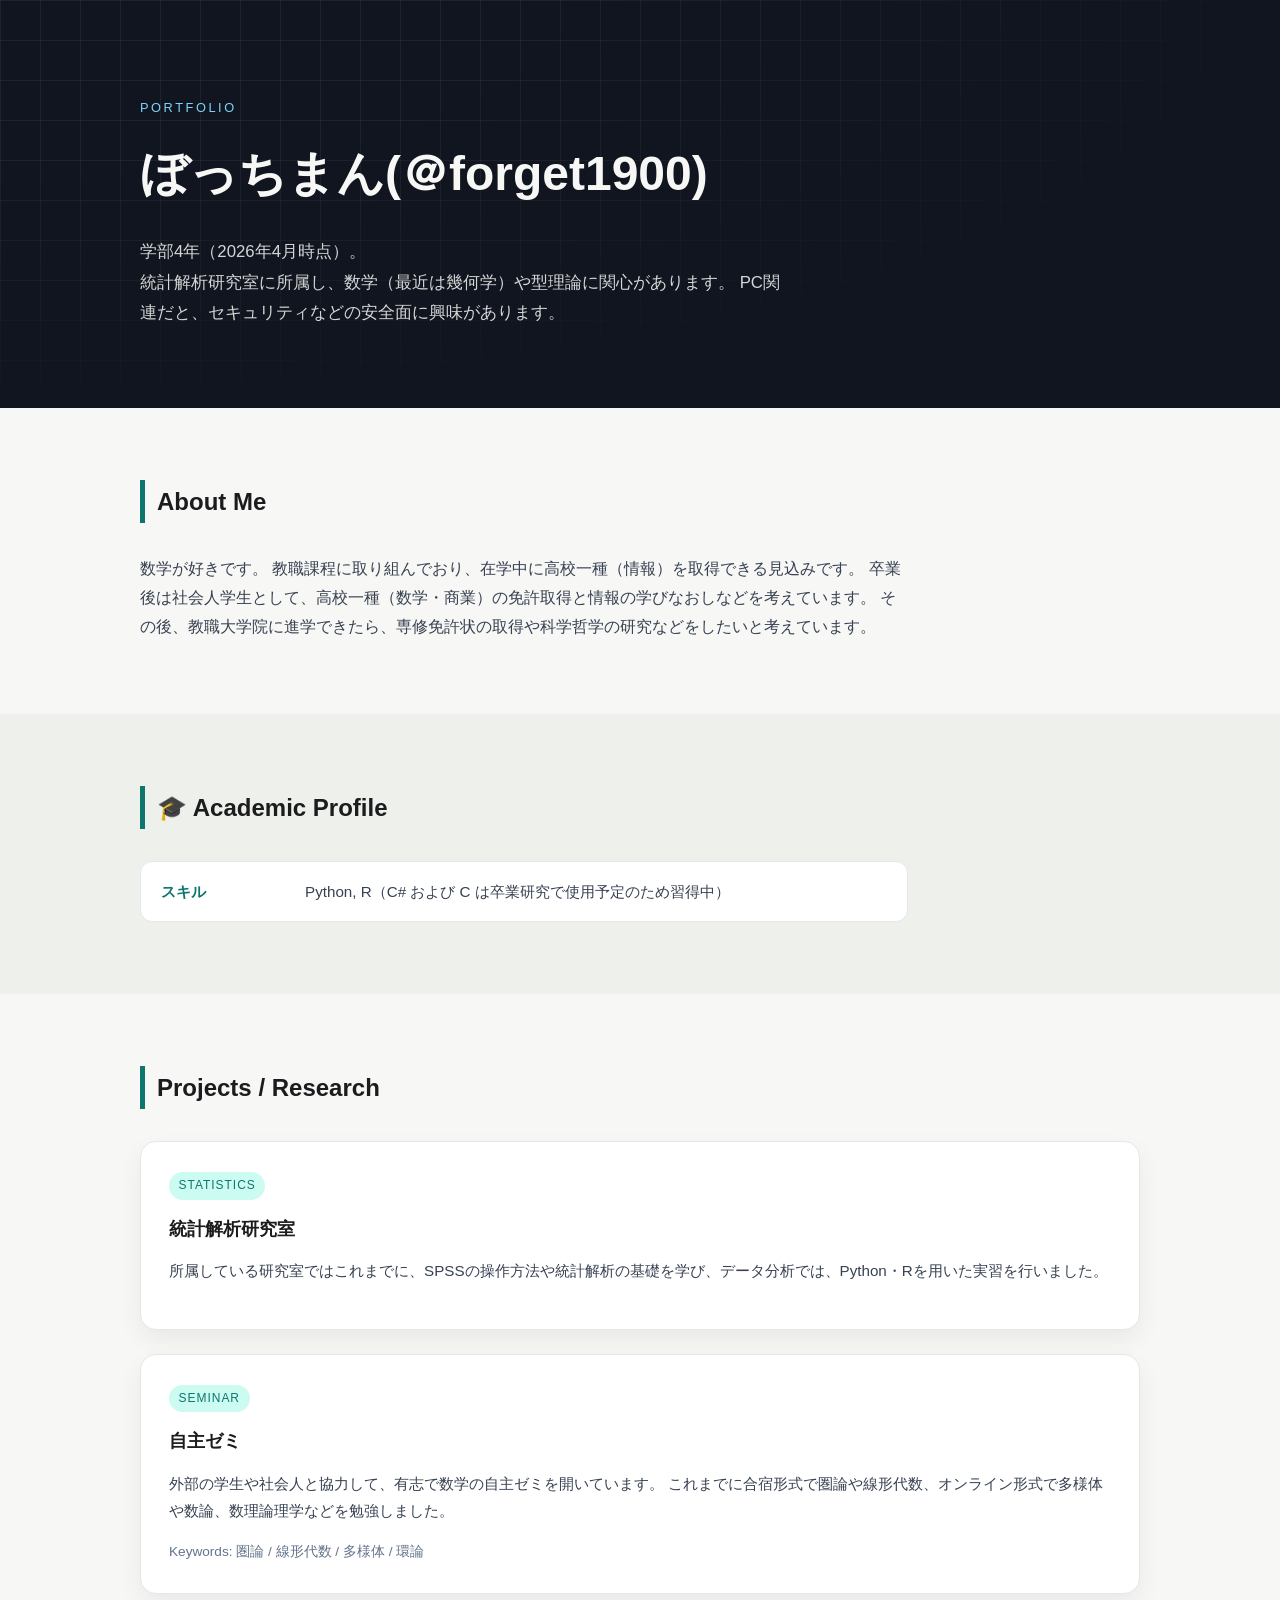
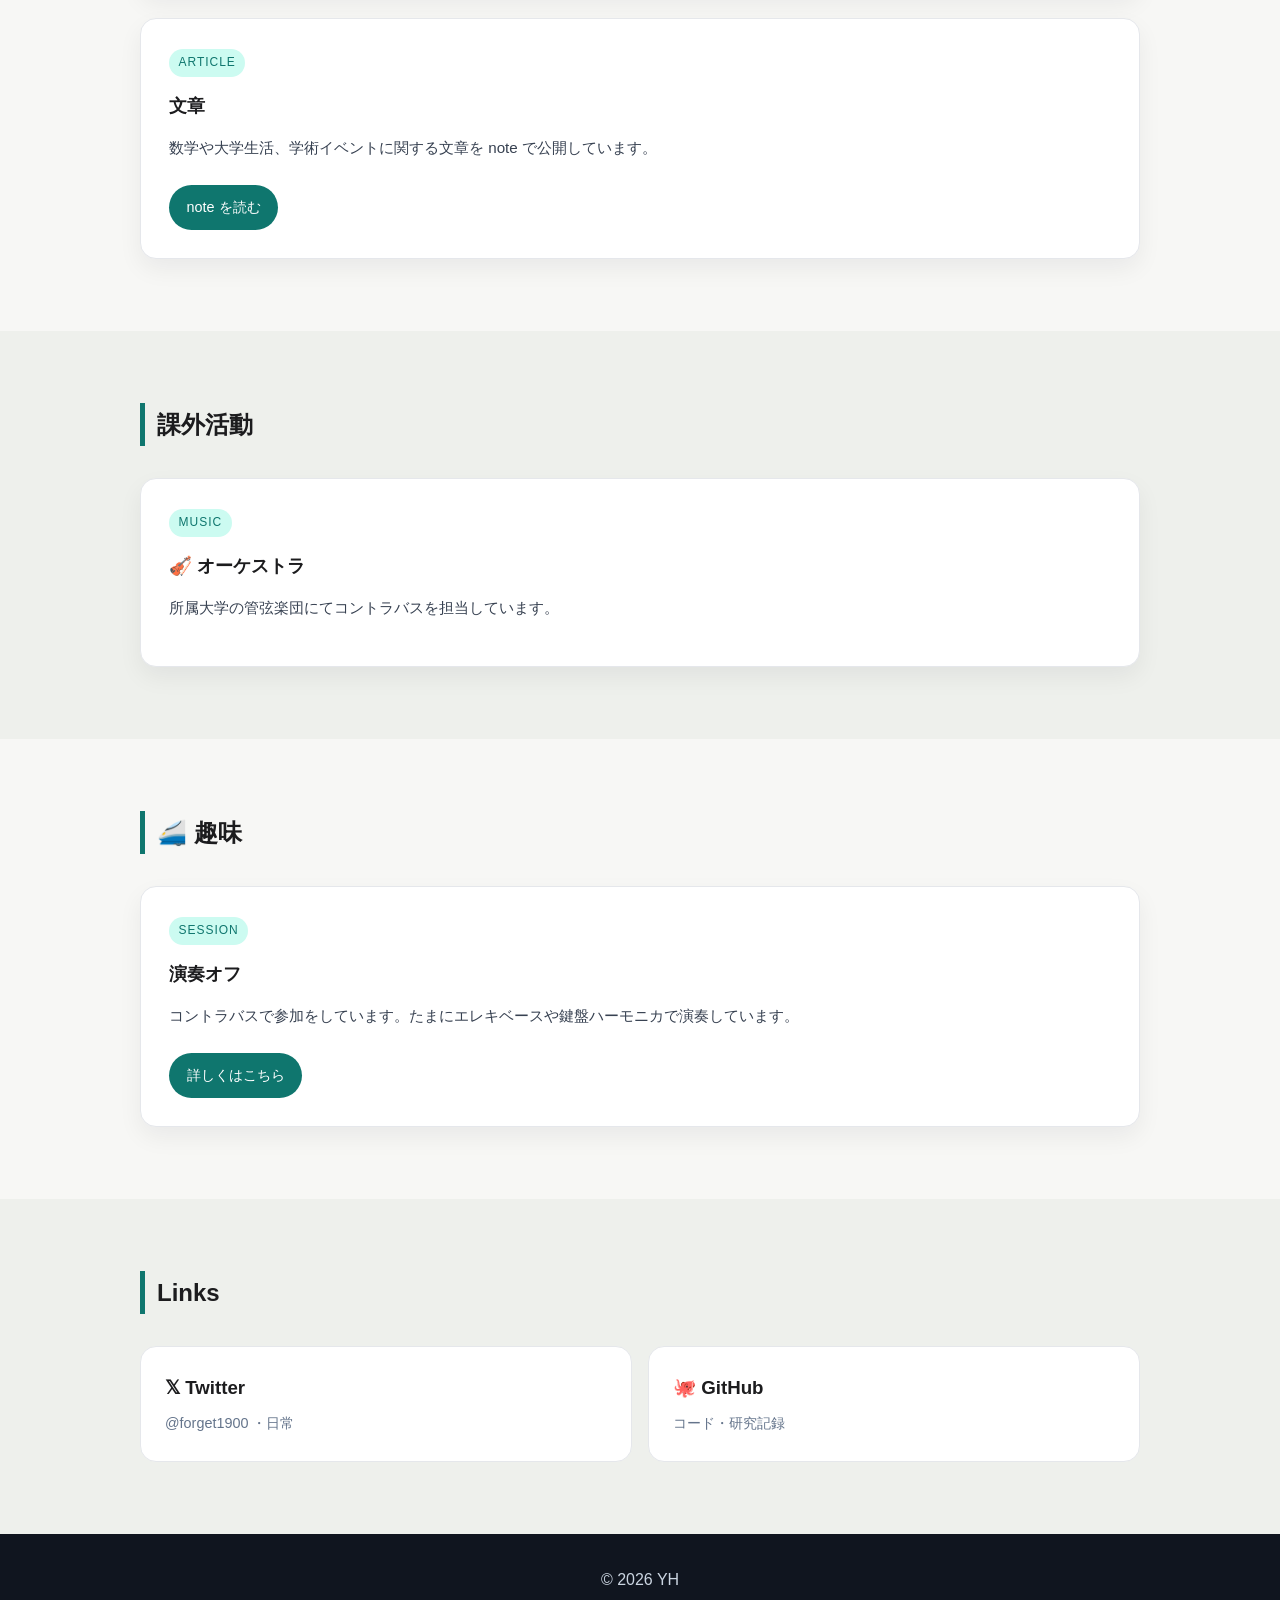
<file: index.html>
<!DOCTYPE html>
<html lang="ja">
<head>
  <meta charset="UTF-8">
  <meta name="viewport" content="width=device-width, initial-scale=1.0">
  <title>ぼっちまん | Portfolio</title>
  <meta name="description" content="数理系の学部4年生 Y.H（ぼっちまん）のポートフォリオ。統計解析・数学・型理論、自主ゼミ、オーケストラ、旅行など。">
  <link rel="stylesheet" href="style.css">
</head>

<body>

  <!-- ===== Hero ===== -->
  <header class="hero">
    <div class="hero-grid"></div>
    <div class="container hero-inner">
      <p class="eyebrow">Portfolio</p>
      <h1>ぼっちまん(＠forget1900)</h1>
      <p class="subtitle">
        学部4年（2026年4月時点）。<br>

        統計解析研究室に所属し、数学（最近は幾何学）や型理論に関心があります。
        PC関連だと、セキュリティなどの安全面に興味があります。<br>
      </p>
    </div>
  </header>

  <main>

    <!-- ===== About ===== -->
    <section class="section fade">
      <div class="container">
        <h2>About Me</h2>
        <p class="about-text">
          数学が好きです。
          教職課程に取り組んでおり、在学中に高校一種（情報）を取得できる見込みです。
          卒業後は社会人学生として、高校一種（数学・商業）の免許取得と情報の学びなおしなどを考えています。
          その後、教職大学院に進学できたら、専修免許状の取得や科学哲学の研究などをしたいと考えています。
        </p>
      </div>
    </section>

    <!-- ===== Academic Profile ===== -->
    <section class="section section-alt fade">
      <div class="container">
        <h2>🎓 Academic Profile</h2>
        <dl class="profile-list">
          <div class="profile-row">
            <dt>スキル</dt>
            <dd>Python, R（C# および C は卒業研究で使用予定のため習得中）</dd>
          </div>
        </dl>
      </div>
    </section>

    <!-- ===== Projects / Research ===== -->
    <section class="section fade">
      <div class="container">
        <h2>Projects / Research</h2>

        <div class="cards">

          <!-- 統計解析 -->
          <div class="card">
            <p class="tag">Statistics</p>
            <h3>統計解析研究室</h3>
            <p class="abstract">
              所属している研究室ではこれまでに、SPSSの操作方法や統計解析の基礎を学び、データ分析では、Python・Rを用いた実習を行いました。
            </p>
          </div>

          <!-- 自主ゼミ -->
          <div class="card">
            <p class="tag">Seminar</p>
            <h3>自主ゼミ</h3>
            <p class="abstract">
              外部の学生や社会人と協力して、有志で数学の自主ゼミを開いています。
              これまでに合宿形式で圏論や線形代数、オンライン形式で多様体や数論、数理論理学などを勉強しました。
            </p>
            <p class="meta">
              Keywords: 圏論 / 線形代数 / 多様体 / 環論
            </p>
          </div>

          <!-- 技術記事 -->
          <div class="card">
            <p class="tag">Article</p>
            <h3>文章</h3>
            <p class="abstract">
              数学や大学生活、学術イベントに関する文章を note で公開しています。
            </p>
            <a href="https://note.com/bocchman"
               target="_blank" rel="noopener" class="button">
              note を読む
            </a>
          </div>

        </div>
      </div>
    </section>

    <!-- ===== 課外活動 ===== -->
    <section class="section section-alt fade">
      <div class="container">
        <h2>課外活動</h2>

        <div class="cards">

          <div class="card">
            <p class="tag">Music</p>
            <h3>🎻 オーケストラ</h3>
            <p class="abstract">
              所属大学の管弦楽団にてコントラバスを担当しています。
            </p>
          </div>

        </div>
      </div>
    </section>

    <!-- ===== 趣味 ===== -->
    <section class="section fade">
      <div class="container">
        <h2>🚄 趣味</h2>

        <div class="cards">

          <div class="card">
            <p class="tag">Session</p>
            <h3>演奏オフ</h3>
            <p class="abstract">
              コントラバスで参加をしています。たまにエレキベースや鍵盤ハーモニカで演奏しています。

              <p class="card-links">
                <a href="meudao.html" class="button">詳しくはこちら</a>
              </p>
              
            </p>
          </div>

        </div>
      </div>
    </section>

    <!-- ===== Links ===== -->
    <section class="section section-alt fade">
      <div class="container">
        <h2>Links</h2>

        <div class="link-cards">

          <a href="https://x.com/forget1900" target="_blank" rel="noopener" class="link-card">
            <h3>𝕏 Twitter</h3>
            <p>@forget1900 ・日常</p>
          </a>

          <a href="https://github.com/Gninfo" target="_blank" rel="noopener" class="link-card">
            <h3>🐙 GitHub</h3>
            <p>コード・研究記録</p>
          </a>

        </div>

      </div>
    </section>

  </main>

  <footer>
    <p>© 2026 YH</p>
  </footer>

  <!-- アニメーション -->
  <script>
    document.addEventListener("DOMContentLoaded", () => {
      const observer = new IntersectionObserver((entries) => {
        entries.forEach(entry => {
          if (entry.isIntersecting) {
            entry.target.classList.add("show");
          }
        });
      });
      document.querySelectorAll(".fade").forEach(el => observer.observe(el));
    });
  </script>

</body>
</html>
</file>
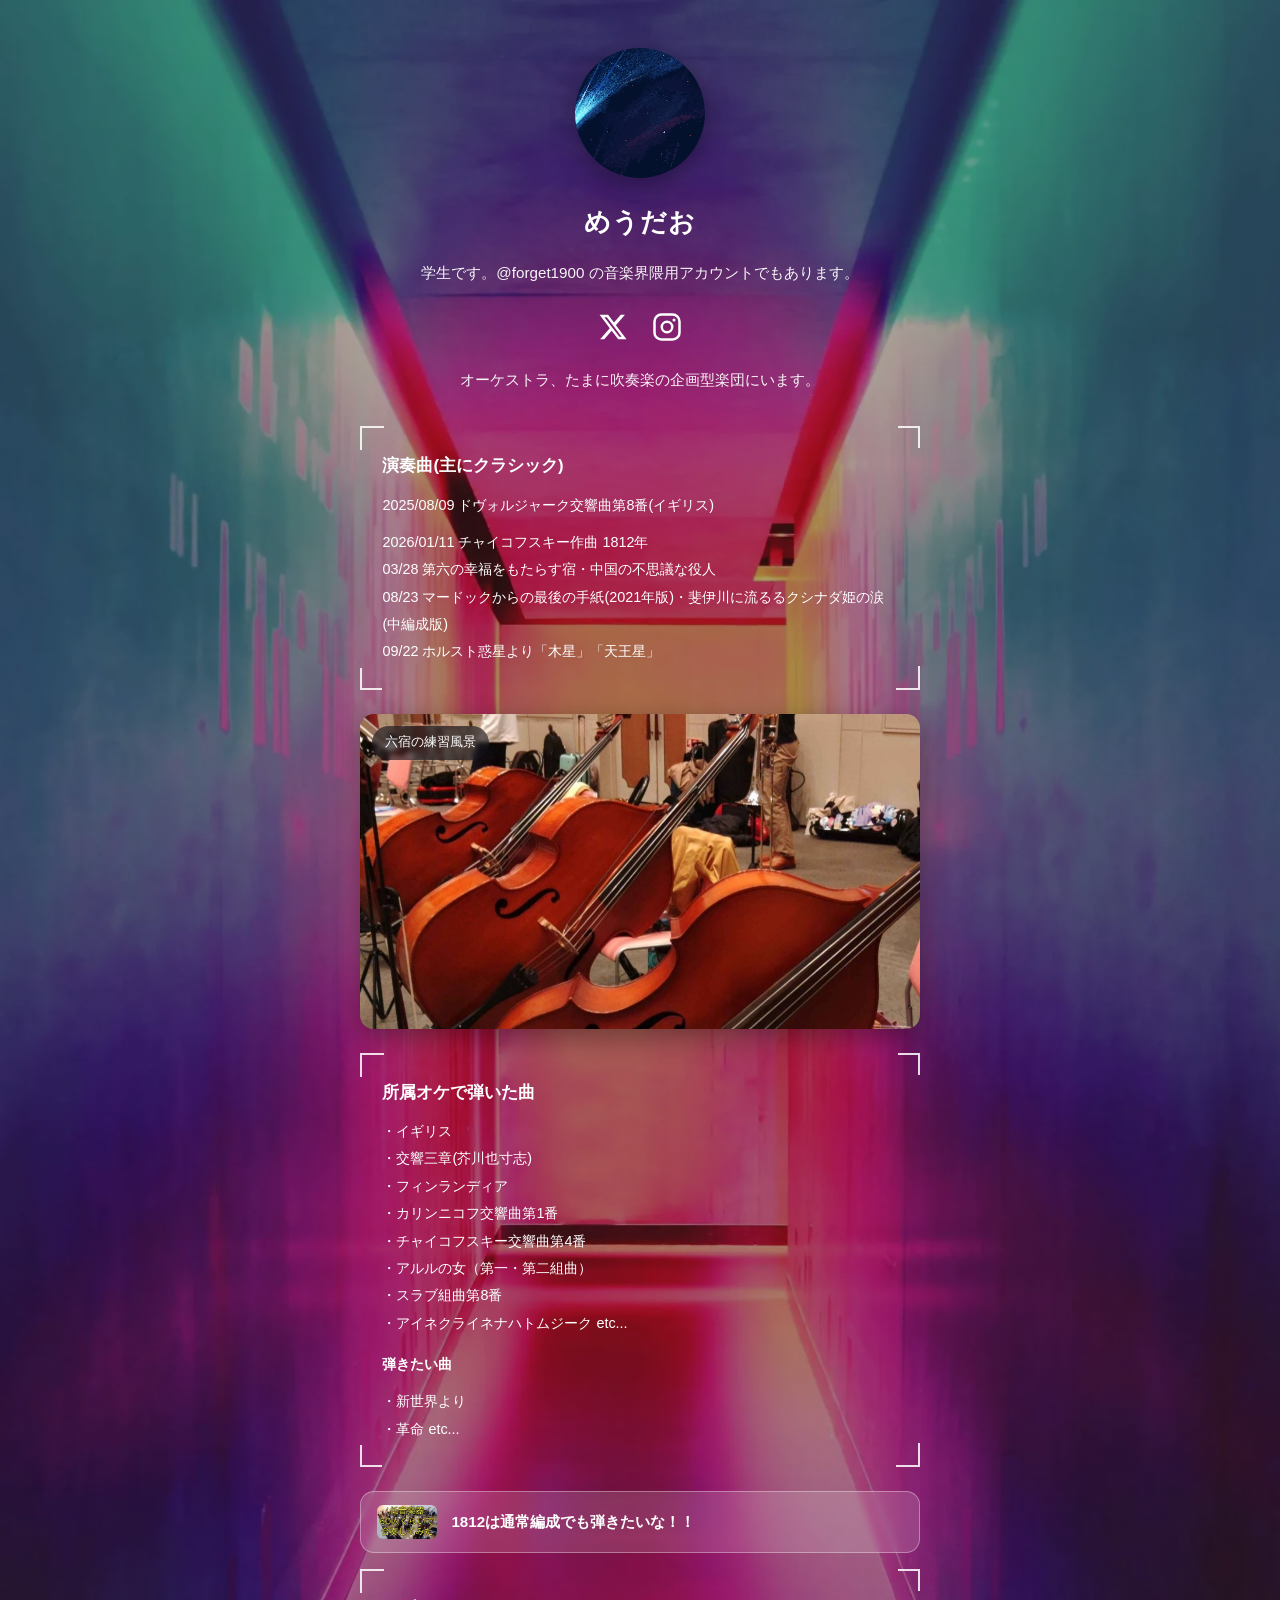
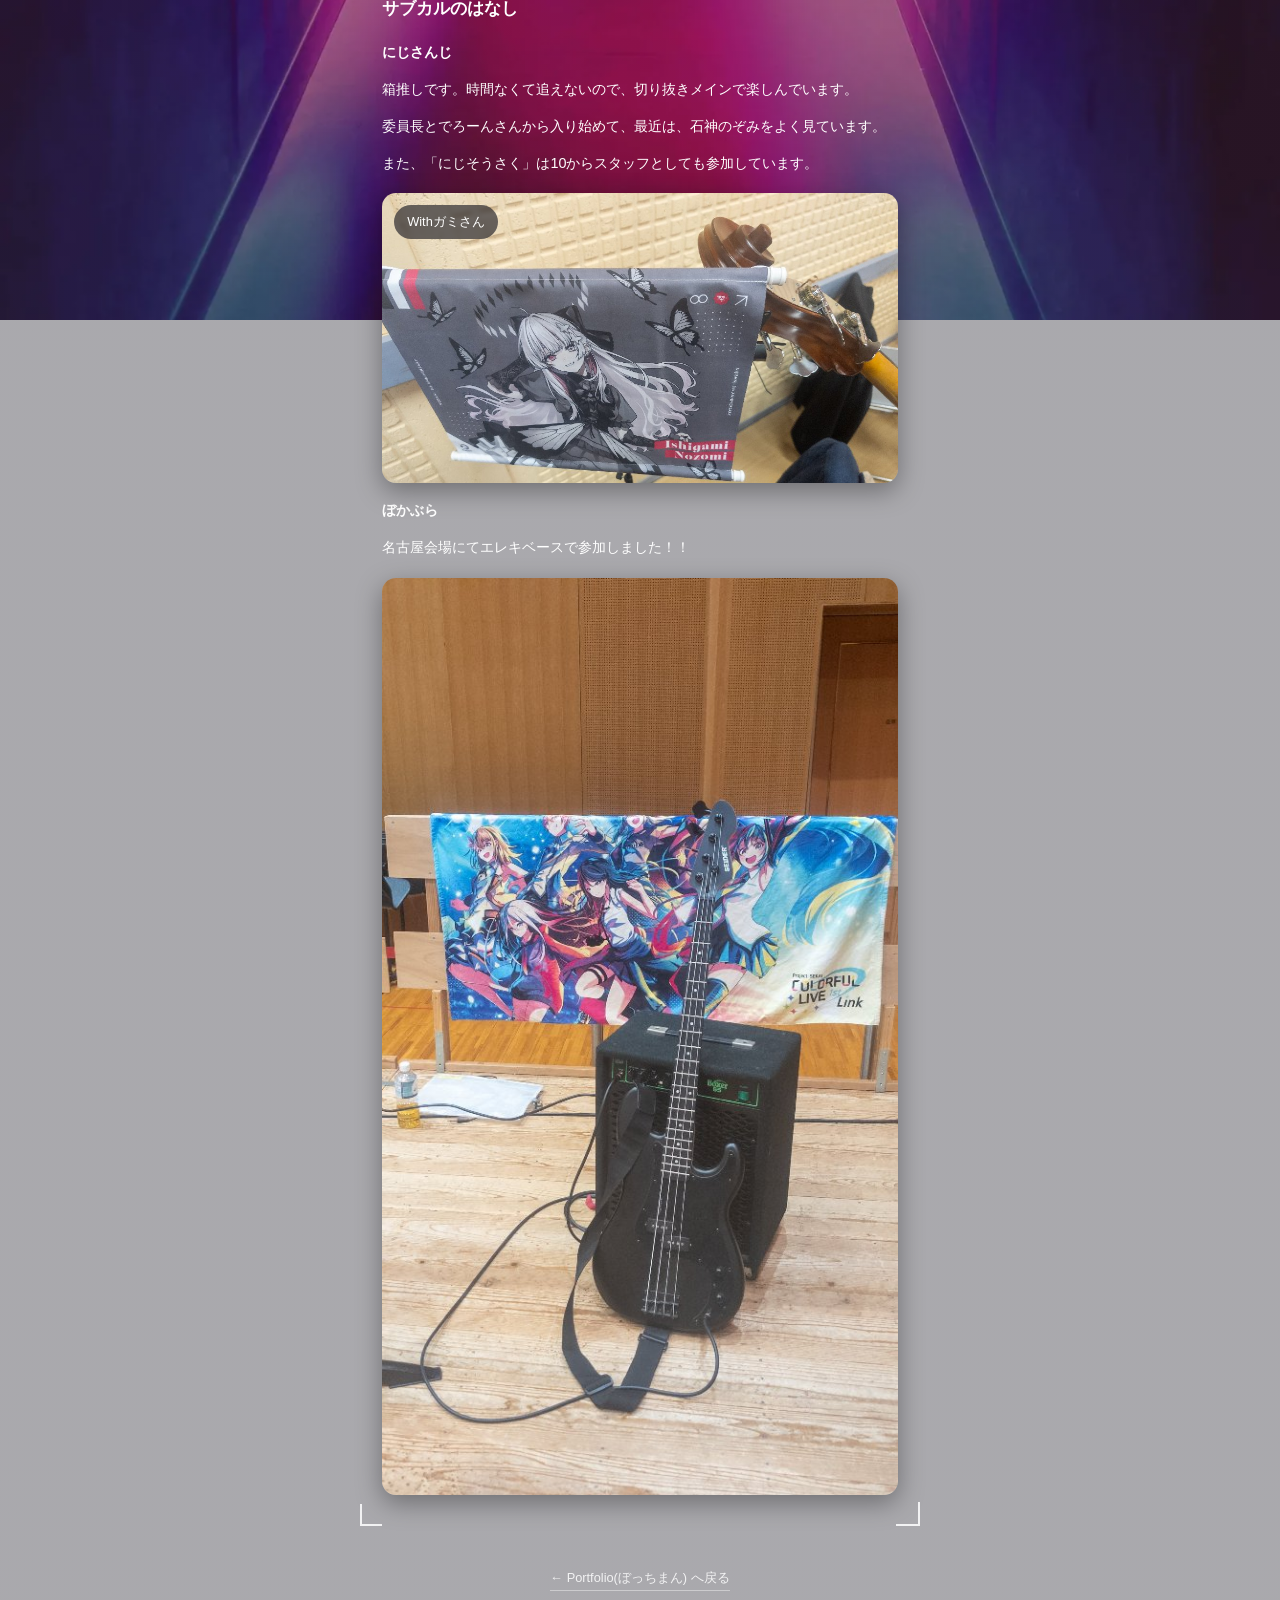
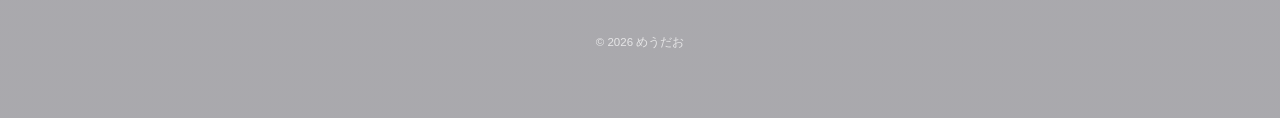
<file: meudao.html>
<!DOCTYPE html>
<html lang="ja">
<head>
  <meta charset="UTF-8">
  <meta name="viewport" content="width=device-width, initial-scale=1.0">
  <title>めうだお</title>
  <meta name="description" content="めうだお — ヲタクです。まだ、学生です。にじさんじと吹奏楽（オケ）が好きです。">
  <style>
    * { box-sizing: border-box; margin: 0; padding: 0; }

    body {
      font-family: "Helvetica Neue", "Hiragino Sans", "Yu Gothic", sans-serif;
      color: #fff;
      line-height: 1.9;
      min-height: 100vh;
      background:
        linear-gradient(rgba(10,8,20,0.35), rgba(10,8,20,0.35)),
        url("images/meudao-bg.webp") center top / cover fixed no-repeat;
    }

    .wrap {
      width: min(560px, 92%);
      margin: 0 auto;
      padding: 3rem 0 4rem;
      text-align: center;
    }

    /* ===== Profile head ===== */
    .avatar {
      width: 130px;
      height: 130px;
      border-radius: 50%;
      object-fit: cover;
      margin: 0 auto 1.25rem;
      display: block;
      box-shadow: 0 6px 24px rgba(0,0,0,0.35);
    }

    .name {
      font-size: 1.6rem;
      font-weight: 700;
      letter-spacing: 0.04em;
      margin-bottom: 0.75rem;
    }

    .bio {
      font-size: 0.95rem;
      opacity: 0.95;
      margin-bottom: 1.5rem;
    }

    .socials {
      display: flex;
      justify-content: center;
      gap: 1.5rem;
      margin-bottom: 1.5rem;
    }

    .socials a {
      color: #fff;
      display: inline-flex;
    }

    .socials svg { width: 30px; height: 30px; }

    .tagline {
      font-size: 0.95rem;
      margin-bottom: 2rem;
      opacity: 0.95;
    }

    /* ===== Framed text box (corner brackets) ===== */
    .frame {
      position: relative;
      text-align: left;
      padding: 1.5rem 1.4rem;
      margin: 0 0 1.5rem;
      font-size: 0.9rem;
    }

    .frame::before,
    .frame::after {
      content: "";
      position: absolute;
      width: 22px;
      height: 22px;
      border: 2px solid rgba(255,255,255,0.85);
    }

    .frame::before { top: 0; left: 0; border-right: none; border-bottom: none; }
    .frame::after  { bottom: 0; right: 0; border-left: none; border-top: none; }

    .frame > span.corner-tr,
    .frame > span.corner-bl {
      position: absolute;
      width: 22px;
      height: 22px;
      border: 2px solid rgba(255,255,255,0.85);
    }
    .frame > span.corner-tr { top: 0; right: 0; border-left: none; border-bottom: none; }
    .frame > span.corner-bl { bottom: 0; left: 0; border-right: none; border-top: none; }

    .frame h2 {
      font-size: 1.05rem;
      font-weight: 700;
      margin-bottom: 0.6rem;
    }

    .frame p { margin: 0 0 0.6rem; }
    .frame p:last-child { margin-bottom: 0; }
    .frame .sub { font-weight: 700; margin-top: 0.9rem; }

    /* ===== Photo cards ===== */
    .photo {
      position: relative;
      margin: 0 0 1.5rem;
      border-radius: 14px;
      overflow: hidden;
      box-shadow: 0 8px 26px rgba(0,0,0,0.35);
    }

    .photo img { width: 100%; display: block; }

    .photo-in-frame { margin: 1rem 0 0.4rem; }

    .photo .label {
      position: absolute;
      top: 12px;
      left: 12px;
      background: rgba(20,20,30,0.62);
      color: #fff;
      font-size: 0.8rem;
      padding: 0.3rem 0.8rem;
      border-radius: 999px;
      backdrop-filter: blur(2px);
    }

    /* ===== Link buttons ===== */
    .link-btn {
      display: flex;
      align-items: center;
      gap: 0.9rem;
      text-decoration: none;
      color: #fff;
      background: rgba(255,255,255,0.14);
      border: 1px solid rgba(255,255,255,0.35);
      border-radius: 14px;
      padding: 0.8rem 1rem;
      margin: 0 0 1rem;
      text-align: left;
      transition: background 0.2s ease, transform 0.2s ease;
      backdrop-filter: blur(3px);
    }

    .link-btn:hover {
      background: rgba(255,255,255,0.24);
      transform: translateY(-2px);
    }

    .link-btn img {
      width: 60px;
      height: 34px;
      object-fit: cover;
      border-radius: 6px;
      flex-shrink: 0;
    }

    .link-btn .lb-title { font-weight: 700; font-size: 0.95rem; }
    .link-btn .lb-sub { font-size: 0.8rem; opacity: 0.85; }

    .link-btn .tags {
      margin-left: auto;
      display: flex;
      gap: 0.4rem;
      flex-wrap: wrap;
      justify-content: flex-end;
    }
    .link-btn .tags span {
      font-size: 0.7rem;
      border: 1px solid rgba(255,255,255,0.5);
      border-radius: 999px;
      padding: 0.1rem 0.55rem;
    }

    .back {
      display: inline-block;
      margin-top: 1rem;
      font-size: 0.8rem;
      color: rgba(255,255,255,0.85);
      text-decoration: none;
      border-bottom: 1px solid rgba(255,255,255,0.4);
    }

    .credit {
      margin-top: 2.5rem;
      font-size: 0.72rem;
      opacity: 0.7;
    }
  </style>
</head>

<body>
  <div class="wrap">

    <!-- ===== Profile ===== -->
    <img class="avatar" src="images/meudao-avatar.png" alt="めうだお">
    <h1 class="name">めうだお</h1>
    <p class="bio">学生です。@forget1900 の音楽界隈用アカウントでもあります。</p>

    <div class="socials">
      <a href="https://x.com/Meu_Dao0000" target="_blank" rel="noopener" aria-label="X (Twitter)">
        <svg viewBox="0 0 24 24" fill="currentColor"><path d="M18.244 2.25h3.308l-7.227 8.26 8.502 11.24H16.17l-5.214-6.817L4.99 21.75H1.68l7.73-8.835L1.254 2.25H8.08l4.713 6.231zm-1.161 17.52h1.833L7.084 4.126H5.117z"/></svg>
      </a>
      <a href="https://www.instagram.com/meudao00?igsh=ODd2cDh5dTFoMWlq" target="_blank" rel="noopener" aria-label="Instagram">
        <svg viewBox="0 0 24 24" fill="none" stroke="currentColor" stroke-width="2"><rect x="2" y="2" width="20" height="20" rx="5.5"/><circle cx="12" cy="12" r="4.2"/><circle cx="17.6" cy="6.4" r="1.2" fill="currentColor" stroke="none"/></svg>
      </a>
    </div>

    <p class="tagline">オーケストラ、たまに吹奏楽の企画型楽団にいます。</p>

    <!-- ===== 参加済み ===== -->
    <div class="frame">
      <span class="corner-tr"></span><span class="corner-bl"></span>
      <h2>演奏曲(主にクラシック)</h2>
      <p>
        2025/08/09 ドヴォルジャーク交響曲第8番(イギリス) <br>
      </p>
      <p>
        2026/01/11 チャイコフスキー作曲 1812年<br>
        03/28 第六の幸福をもたらす宿・中国の不思議な役人<br>
        08/23 マードックからの最後の手紙(2021年版)・斐伊川に流るるクシナダ姫の涙(中編成版)<br>
        09/22 ホルスト惑星より「木星」「天王星」
      </p>
    </div>

    <!-- ===== Photos ===== -->
    <div class="photo">
      <span class="label">六宿の練習風景</span>
      <img src="images/meudao-chuka.jpg" alt="中華オフにて">
    </div>

    <!-- ===== 演奏曲 ===== -->
    <div class="frame">
      <span class="corner-tr"></span><span class="corner-bl"></span>
      <h2>所属オケで弾いた曲</h2>
      <p>
        ・イギリス<br>
        ・交響三章(芥川也寸志)<br>
        ・フィンランディア<br>
        ・カリンニコフ交響曲第1番<br>
        ・チャイコフスキー交響曲第4番<br>
        ・アルルの女（第一・第二組曲）<br>
        ・スラブ組曲第8番<br>
        ・アイネクライネナハトムジーク etc... <br> 
      </p>
      <p class="sub">弾きたい曲</p>
      <p>
        ・新世界より<br>
        ・革命 etc... <br> 
      </p>
    </div>

    <!-- ===== Link buttons ===== -->
    <a class="link-btn" href="https://www.youtube.com/watch?v=g-0EYUPLU7w&list=RDg-0EYUPLU7w&start_radio=1" target="_blank" rel="noopener">
      <img src="images/meudao-1812.jpg" alt="1812">
      <span>
        <span class="lb-title">1812は通常編成でも弾きたいな！！</span><br>
      </span>
    </a>

    <!-- ===== サブカル ===== -->
    <div class="frame">
      <span class="corner-tr"></span><span class="corner-bl"></span>
      <h2>サブカルのはなし</h2>
      <p class="sub">にじさんじ</p>
      <p>箱推しです。時間なくて追えないので、切り抜きメインで楽しんでいます。</p>
      <p>委員長とでろーんさんから入り始めて、最近は、石神のぞみをよく見ています。</p>
      <p>また、「にじそうさく」は10からスタッフとしても参加しています。</p>
      <div class="photo photo-in-frame">
        <span class="label">Withガミさん</span>
        <img src="images/meudao-gami.jpg" alt="石神さんのタペストリー">
      </div>
      <p class="sub">ぼかぶら</p>
      <p>名古屋会場にてエレキベースで参加しました！！</p>
      <div class="photo photo-in-frame">
        <img src="images/meudao-ebass.jpg" alt="ぼかぶらでのエレキベース">
      </div>
    </div>

    <a class="back" href="index.html">← Portfolio(ぼっちまん) へ戻る</a>

    <p class="credit">© 2026 めうだお</p>
  </div>
</body>
</html>
</file>
<file: style.css>
* {
  box-sizing: border-box;
  margin: 0;
  padding: 0;
}

body {
  font-family: "Helvetica Neue", "Hiragino Sans", "Yu Gothic", sans-serif;
  line-height: 1.8;
  background: #f7f7f5;
  color: #1c1c1e;
}

.container {
  width: min(1000px, 90%);
  margin: auto;
}

/* ===== Hero ===== */
.hero {
  position: relative;
  padding: 6rem 0 5rem;
  color: #f7f7f5;
  background: #10151f;
  overflow: hidden;
}

.hero-grid {
  position: absolute;
  inset: 0;
  background-image:
    linear-gradient(rgba(255,255,255,0.06) 1px, transparent 1px),
    linear-gradient(90deg, rgba(255,255,255,0.06) 1px, transparent 1px);
  background-size: 40px 40px;
  mask-image: radial-gradient(ellipse at top left, black 30%, transparent 75%);
}

.hero-inner {
  position: relative;
}

.eyebrow {
  letter-spacing: 0.2em;
  text-transform: uppercase;
  font-size: 0.8rem;
  color: #7dd3fc;
  margin-bottom: 0.75rem;
}

.hero h1 {
  font-size: 3rem;
  font-weight: 700;
  margin-bottom: 1.25rem;
}

.subtitle {
  max-width: 40rem;
  opacity: 0.85;
  font-size: 1.05rem;
}

/* ===== Sections ===== */
.section {
  padding: 4.5rem 0;
}

.section-alt {
  background: #eef0ec;
}

h2 {
  margin-bottom: 2rem;
  font-size: 1.5rem;
  border-left: 5px solid #0f766e;
  padding-left: 12px;
}

/* ===== About ===== */
.about-text {
  max-width: 48rem;
  font-size: 1rem;
  color: #374151;
}

/* ===== Academic Profile ===== */
.profile-list {
  display: grid;
  gap: 1rem;
  max-width: 48rem;
}

.profile-row {
  display: grid;
  grid-template-columns: 8rem 1fr;
  gap: 1rem;
  align-items: baseline;
  padding: 1rem 1.25rem;
  background: white;
  border: 1px solid #e5e7eb;
  border-radius: 0.75rem;
}

.profile-row dt {
  font-weight: 700;
  color: #0f766e;
  font-size: 0.95rem;
}

.profile-row dd {
  font-size: 0.95rem;
  color: #374151;
}

@media (max-width: 560px) {
  .profile-row {
    grid-template-columns: 1fr;
    gap: 0.35rem;
  }
}

/* ===== Cards ===== */
.cards {
  display: grid;
  gap: 1.5rem;
}

.card {
  background: white;
  padding: 1.75rem;
  border-radius: 1rem;
  box-shadow: 0 10px 25px rgba(15, 23, 42, 0.06);
  border: 1px solid #e5e7eb;
}

.tag {
  display: inline-block;
  font-size: 0.75rem;
  letter-spacing: 0.08em;
  text-transform: uppercase;
  color: #0f766e;
  background: #ccfbf1;
  padding: 0.2rem 0.6rem;
  border-radius: 999px;
  margin-bottom: 0.75rem;
}

.card h3 {
  margin-bottom: 0.75rem;
  font-size: 1.15rem;
}

.abstract {
  margin-bottom: 1rem;
  font-size: 0.95rem;
  color: #374151;
}

.meta {
  font-size: 0.85rem;
  color: #64748b;
}

.button {
  display: inline-block;
  margin-top: 0.5rem;
  padding: 0.6rem 1.1rem;
  background: #0f766e;
  color: white;
  border-radius: 999px;
  text-decoration: none;
  font-size: 0.9rem;
}

.card-links {
  display: flex;
  flex-wrap: wrap;
  gap: 0.6rem;
}

/* ===== Links ===== */
.link-cards {
  display: grid;
  grid-template-columns: repeat(auto-fit, minmax(220px, 1fr));
  gap: 1rem;
}

.link-card {
  display: block;
  padding: 1.5rem;
  background: white;
  border-radius: 1rem;
  text-decoration: none;
  color: inherit;
  border: 1px solid #e5e7eb;
  transition: transform 0.2s ease, box-shadow 0.2s ease;
}

.link-card:hover {
  transform: translateY(-3px);
  box-shadow: 0 10px 20px rgba(15, 23, 42, 0.08);
}

.link-card h3 {
  margin-bottom: 0.4rem;
}

.link-card p {
  font-size: 0.9rem;
  color: #64748b;
}

/* ===== Animation ===== */
.fade {
  opacity: 0;
  transform: translateY(20px);
  transition: 0.7s;
}

.fade.show {
  opacity: 1;
  transform: translateY(0);
}

footer {
  text-align: center;
  padding: 2rem;
  background: #10151f;
  color: #cbd5e1;
}

@media (max-width: 640px) {
  .hero h1 {
    font-size: 2.25rem;
  }
}
</file>
